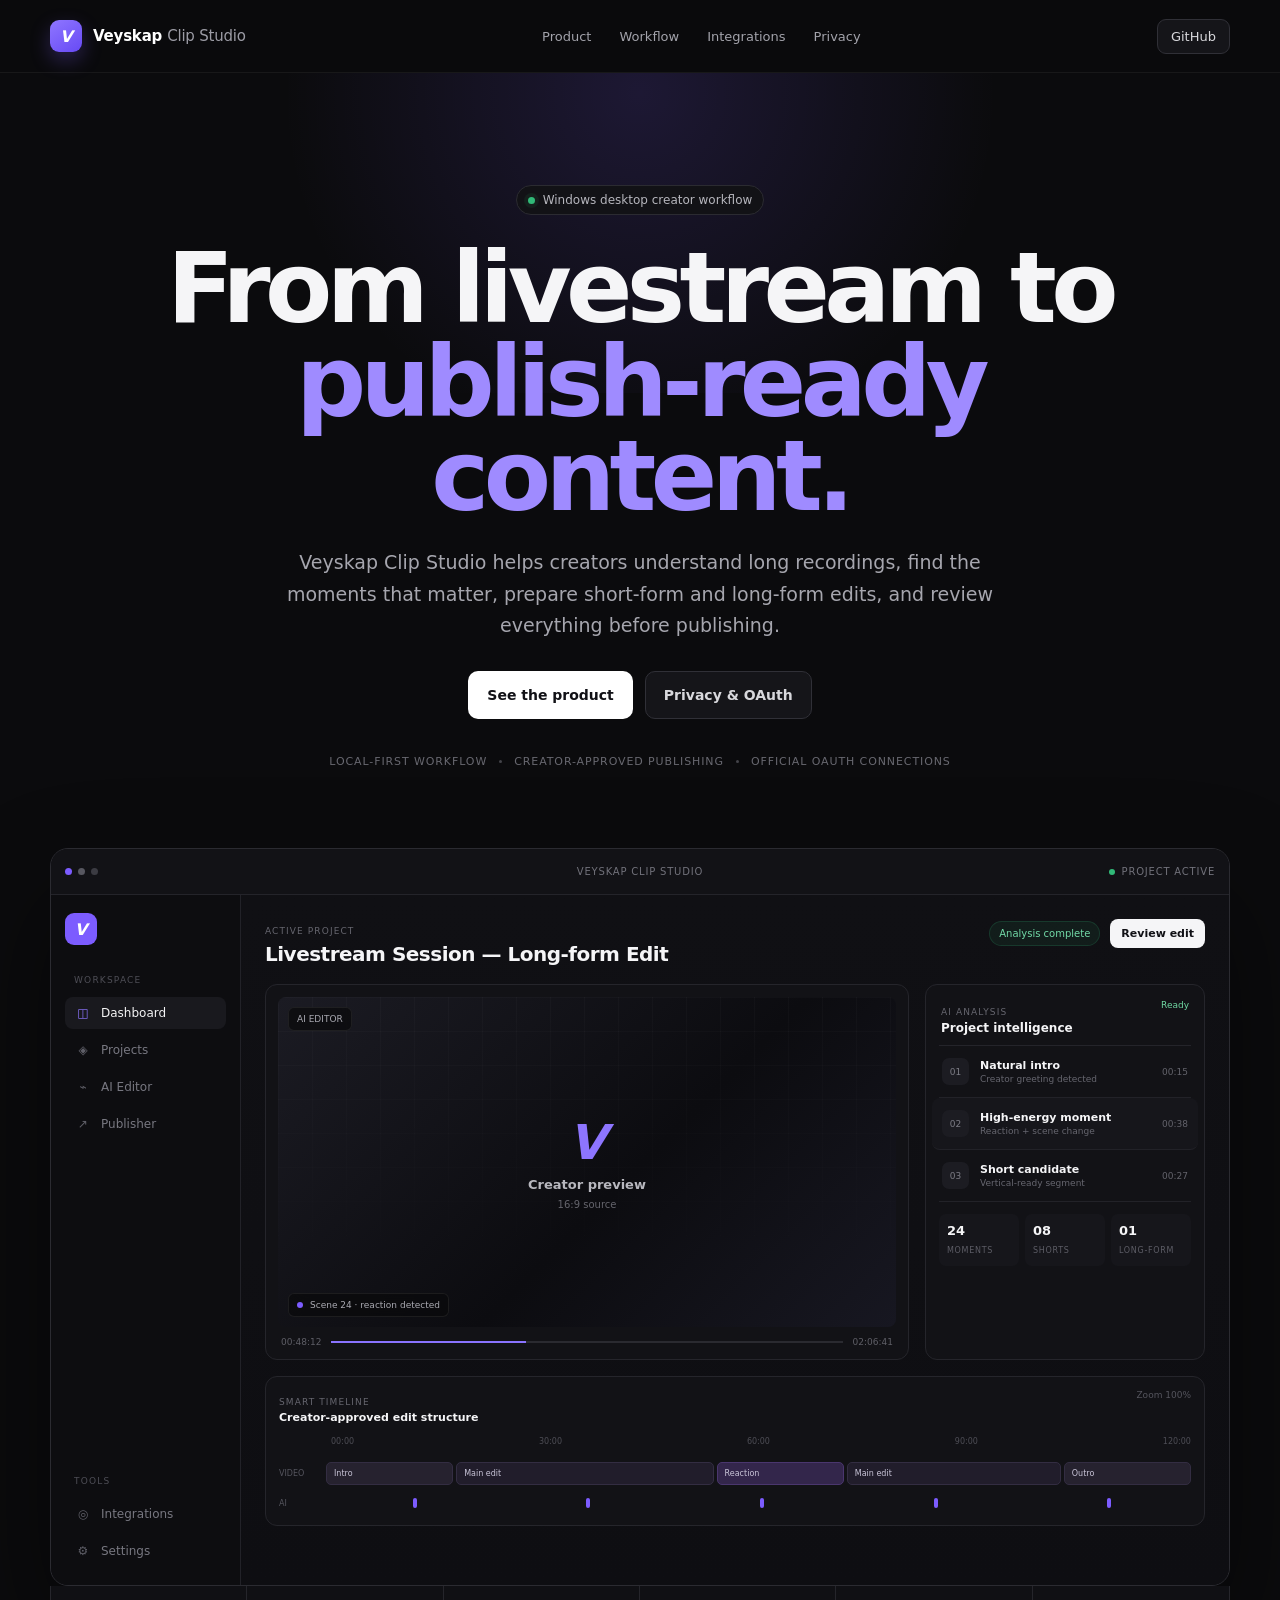
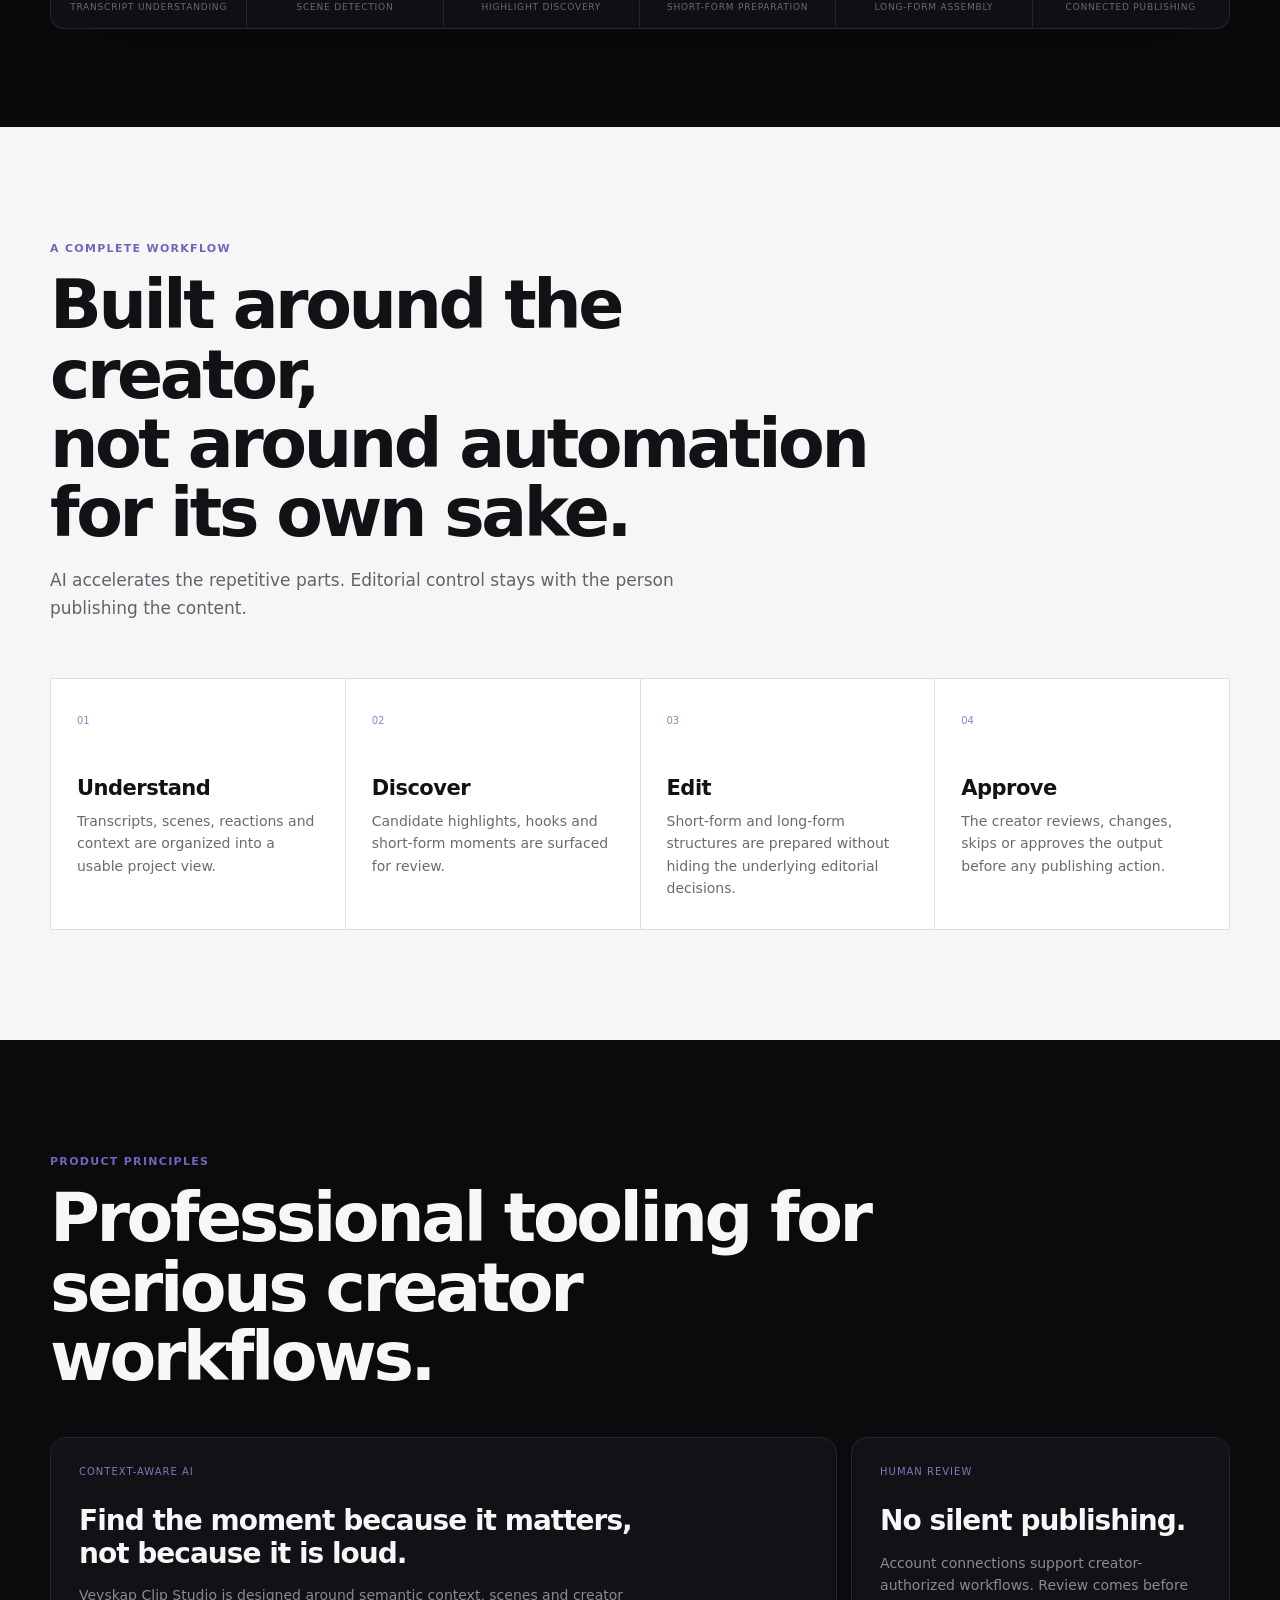
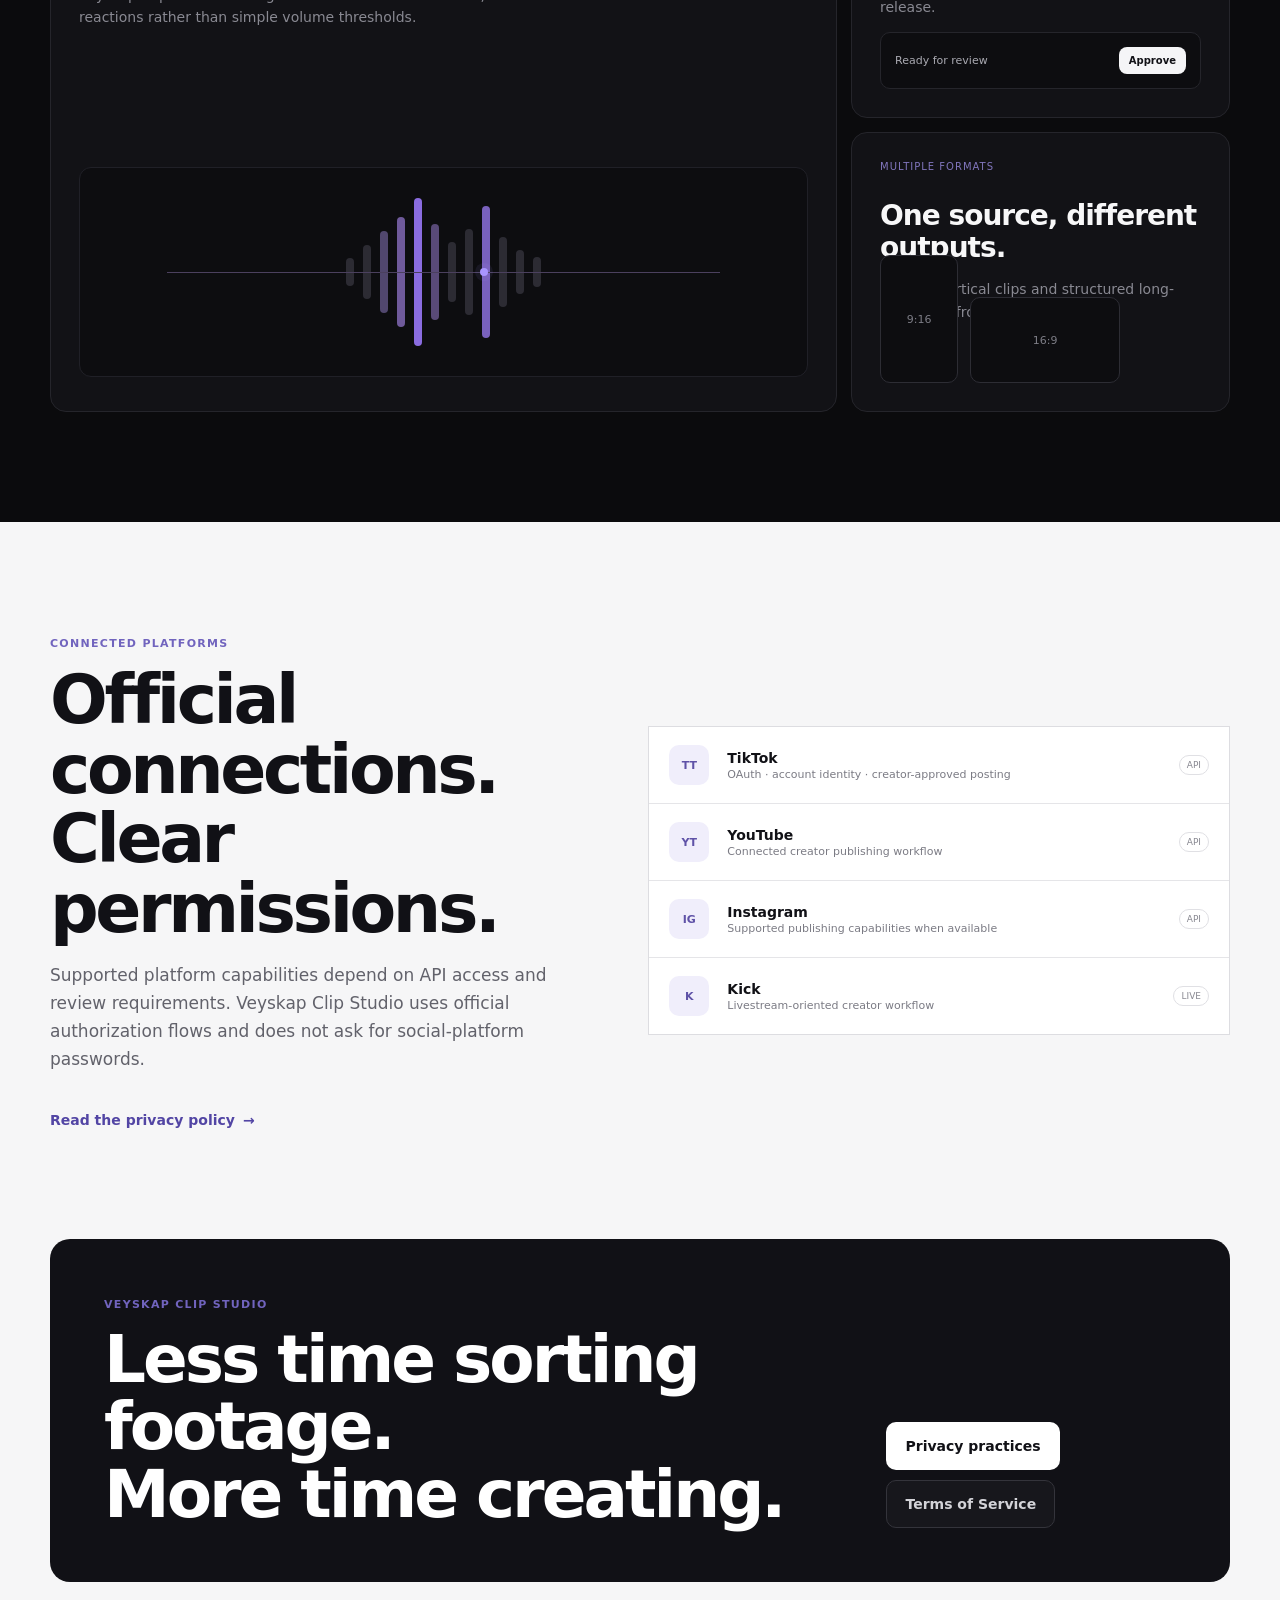
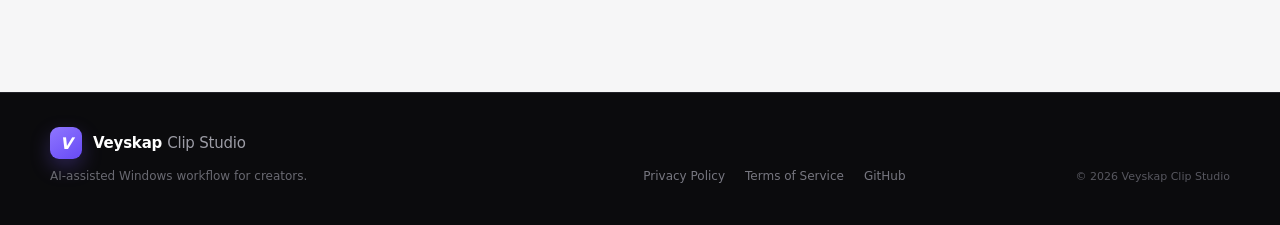
<file: index.html>
<!doctype html>
<html lang="en">
<head>
  <meta charset="utf-8">
  <meta name="viewport" content="width=device-width,initial-scale=1">
  <meta name="theme-color" content="#0b0b0d">
  <meta name="description" content="Veyskap Clip Studio is an AI-assisted Windows desktop workflow for turning livestream recordings into creator-approved short-form and long-form content.">
  <meta property="og:title" content="Veyskap Clip Studio">
  <meta property="og:description" content="AI-assisted video workflow for streamers and creators.">
  <meta property="og:type" content="website">
  <title>Veyskap Clip Studio — AI video workflow for creators</title>
  <link rel="stylesheet" href="styles.css">
</head>
<body>
  <header class="site-header">
    <div class="container nav-shell">
      <a class="brand" href="./" aria-label="Veyskap Clip Studio home">
        <span class="brand-symbol" aria-hidden="true">V</span>
        <span class="brand-copy">Veyskap <b>Clip Studio</b></span>
      </a>
      <nav class="nav-links" aria-label="Primary navigation">
        <a href="#product">Product</a>
        <a href="#workflow">Workflow</a>
        <a href="#integrations">Integrations</a>
        <a href="privacy.html">Privacy</a>
      </nav>
      <a class="nav-cta" href="https://github.com/veyskap">GitHub</a>
    </div>
  </header>

  <main>
    <section class="hero">
      <div class="container hero-inner">
        <div class="hero-badge"><span></span> Windows desktop creator workflow</div>
        <h1>From livestream to<br><em>publish-ready content.</em></h1>
        <p class="hero-copy">
          Veyskap Clip Studio helps creators understand long recordings, find the moments that matter,
          prepare short-form and long-form edits, and review everything before publishing.
        </p>
        <div class="hero-actions">
          <a class="button button-primary" href="#product">See the product</a>
          <a class="button button-secondary" href="privacy.html">Privacy & OAuth</a>
        </div>
        <div class="hero-proof">
          <span>Local-first workflow</span>
          <i></i>
          <span>Creator-approved publishing</span>
          <i></i>
          <span>Official OAuth connections</span>
        </div>
      </div>
    </section>

    <section id="product" class="product-stage">
      <div class="container">
        <div class="product-frame">
          <div class="product-topbar">
            <div class="traffic"><span></span><span></span><span></span></div>
            <div class="product-title">Veyskap Clip Studio</div>
            <div class="project-status"><span></span> Project active</div>
          </div>

          <div class="product-app">
            <aside class="product-sidebar">
              <div class="sidebar-logo">V</div>
              <div class="sidebar-group">
                <small>WORKSPACE</small>
                <a class="selected" href="#product"><span>◫</span> Dashboard</a>
                <a href="#product"><span>◈</span> Projects</a>
                <a href="#product"><span>⌁</span> AI Editor</a>
                <a href="#product"><span>↗</span> Publisher</a>
              </div>
              <div class="sidebar-group lower">
                <small>TOOLS</small>
                <a href="#product"><span>◎</span> Integrations</a>
                <a href="#product"><span>⚙</span> Settings</a>
              </div>
            </aside>

            <div class="product-content">
              <div class="workspace-head">
                <div>
                  <small>ACTIVE PROJECT</small>
                  <h2>Livestream Session — Long-form Edit</h2>
                </div>
                <div class="workspace-actions">
                  <span class="ready-chip">Analysis complete</span>
                  <button type="button">Review edit</button>
                </div>
              </div>

              <div class="workspace-grid">
                <div class="video-panel">
                  <div class="video-surface">
                    <div class="video-grid-lines"></div>
                    <div class="video-center">
                      <span class="video-mark">V</span>
                      <b>Creator preview</b>
                      <small>16:9 source</small>
                    </div>
                    <div class="video-overlay top-left">AI EDITOR</div>
                    <div class="video-overlay bottom-left"><span></span> Scene 24 · reaction detected</div>
                  </div>
                  <div class="transport">
                    <span>00:48:12</span>
                    <div class="transport-line"><b></b></div>
                    <span>02:06:41</span>
                  </div>
                </div>

                <aside class="analysis-panel">
                  <div class="analysis-head">
                    <div><small>AI ANALYSIS</small><strong>Project intelligence</strong></div>
                    <span class="analysis-state">Ready</span>
                  </div>
                  <div class="analysis-card">
                    <span class="analysis-icon">01</span>
                    <div><strong>Natural intro</strong><small>Creator greeting detected</small></div>
                    <em>00:15</em>
                  </div>
                  <div class="analysis-card active-card">
                    <span class="analysis-icon">02</span>
                    <div><strong>High-energy moment</strong><small>Reaction + scene change</small></div>
                    <em>00:38</em>
                  </div>
                  <div class="analysis-card">
                    <span class="analysis-icon">03</span>
                    <div><strong>Short candidate</strong><small>Vertical-ready segment</small></div>
                    <em>00:27</em>
                  </div>
                  <div class="analysis-summary">
                    <div><strong>24</strong><span>moments</span></div>
                    <div><strong>08</strong><span>shorts</span></div>
                    <div><strong>01</strong><span>long-form</span></div>
                  </div>
                </aside>
              </div>

              <div class="timeline-panel">
                <div class="timeline-title">
                  <div><small>SMART TIMELINE</small><strong>Creator-approved edit structure</strong></div>
                  <span>Zoom 100%</span>
                </div>
                <div class="timeline-ruler"><span>00:00</span><span>30:00</span><span>60:00</span><span>90:00</span><span>120:00</span></div>
                <div class="timeline-track track-video">
                  <label>VIDEO</label>
                  <div class="clip c1">Intro</div><div class="clip c2">Main edit</div><div class="clip c3">Reaction</div><div class="clip c4">Main edit</div><div class="clip c5">Outro</div>
                </div>
                <div class="timeline-track track-ai">
                  <label>AI</label>
                  <div class="marker m1"></div><div class="marker m2"></div><div class="marker m3"></div><div class="marker m4"></div><div class="marker m5"></div>
                </div>
              </div>
            </div>
          </div>
        </div>

        <div class="capability-row" aria-label="Core capabilities">
          <span>Transcript understanding</span>
          <span>Scene detection</span>
          <span>Highlight discovery</span>
          <span>Short-form preparation</span>
          <span>Long-form assembly</span>
          <span>Connected publishing</span>
        </div>
      </div>
    </section>

    <section id="workflow" class="section section-light">
      <div class="container">
        <div class="section-heading">
          <span class="eyebrow">A complete workflow</span>
          <h2>Built around the creator,<br>not around automation for its own sake.</h2>
          <p>AI accelerates the repetitive parts. Editorial control stays with the person publishing the content.</p>
        </div>

        <div class="process-grid">
          <article><span>01</span><h3>Understand</h3><p>Transcripts, scenes, reactions and context are organized into a usable project view.</p></article>
          <article><span>02</span><h3>Discover</h3><p>Candidate highlights, hooks and short-form moments are surfaced for review.</p></article>
          <article><span>03</span><h3>Edit</h3><p>Short-form and long-form structures are prepared without hiding the underlying editorial decisions.</p></article>
          <article><span>04</span><h3>Approve</h3><p>The creator reviews, changes, skips or approves the output before any publishing action.</p></article>
        </div>
      </div>
    </section>

    <section class="section section-dark feature-section">
      <div class="container">
        <div class="section-heading inverse">
          <span class="eyebrow">Product principles</span>
          <h2>Professional tooling for<br>serious creator workflows.</h2>
        </div>

        <div class="bento-grid">
          <article class="bento bento-large">
            <div class="bento-label">Context-aware AI</div>
            <h3>Find the moment because it matters, not because it is loud.</h3>
            <p>Veyskap Clip Studio is designed around semantic context, scenes and creator reactions rather than simple volume thresholds.</p>
            <div class="signal-viz">
              <span></span><span></span><span></span><span></span><span></span><span></span><span></span><span></span><span></span><span></span><span></span><span></span>
              <i></i><b></b>
            </div>
          </article>
          <article class="bento">
            <div class="bento-label">Human review</div>
            <h3>No silent publishing.</h3>
            <p>Account connections support creator-authorized workflows. Review comes before release.</p>
            <div class="approval-card"><span>Ready for review</span><button type="button">Approve</button></div>
          </article>
          <article class="bento">
            <div class="bento-label">Multiple formats</div>
            <h3>One source, different outputs.</h3>
            <p>Prepare vertical clips and structured long-form edits from the same project.</p>
            <div class="formats"><div class="portrait">9:16</div><div class="landscape">16:9</div></div>
          </article>
        </div>
      </div>
    </section>

    <section id="integrations" class="section section-light integrations">
      <div class="container integration-grid">
        <div class="section-heading compact">
          <span class="eyebrow">Connected platforms</span>
          <h2>Official connections.<br>Clear permissions.</h2>
          <p>Supported platform capabilities depend on API access and review requirements. Veyskap Clip Studio uses official authorization flows and does not ask for social-platform passwords.</p>
          <a class="text-link" href="privacy.html">Read the privacy policy <span>→</span></a>
        </div>
        <div class="platform-list">
          <div><span class="platform-icon">TT</span><div><strong>TikTok</strong><small>OAuth · account identity · creator-approved posting</small></div><em>API</em></div>
          <div><span class="platform-icon">YT</span><div><strong>YouTube</strong><small>Connected creator publishing workflow</small></div><em>API</em></div>
          <div><span class="platform-icon">IG</span><div><strong>Instagram</strong><small>Supported publishing capabilities when available</small></div><em>API</em></div>
          <div><span class="platform-icon">K</span><div><strong>Kick</strong><small>Livestream-oriented creator workflow</small></div><em>LIVE</em></div>
        </div>
      </div>
    </section>

    <section class="closing-section">
      <div class="container closing-card">
        <div>
          <span class="eyebrow">Veyskap Clip Studio</span>
          <h2>Less time sorting footage.<br>More time creating.</h2>
        </div>
        <div class="closing-actions">
          <a class="button button-primary light-button" href="privacy.html">Privacy practices</a>
          <a class="button button-dark-outline" href="terms.html">Terms of Service</a>
        </div>
      </div>
    </section>
  </main>

  <footer class="site-footer">
    <div class="container footer-inner">
      <div class="footer-brand-wrap">
        <a class="brand" href="./"><span class="brand-symbol">V</span><span class="brand-copy">Veyskap <b>Clip Studio</b></span></a>
        <p>AI-assisted Windows workflow for creators.</p>
      </div>
      <div class="footer-links">
        <a href="privacy.html">Privacy Policy</a>
        <a href="terms.html">Terms of Service</a>
        <a href="https://github.com/veyskap">GitHub</a>
      </div>
      <div class="footer-copy">© 2026 Veyskap Clip Studio</div>
    </div>
  </footer>
</body>
</html>
</file>
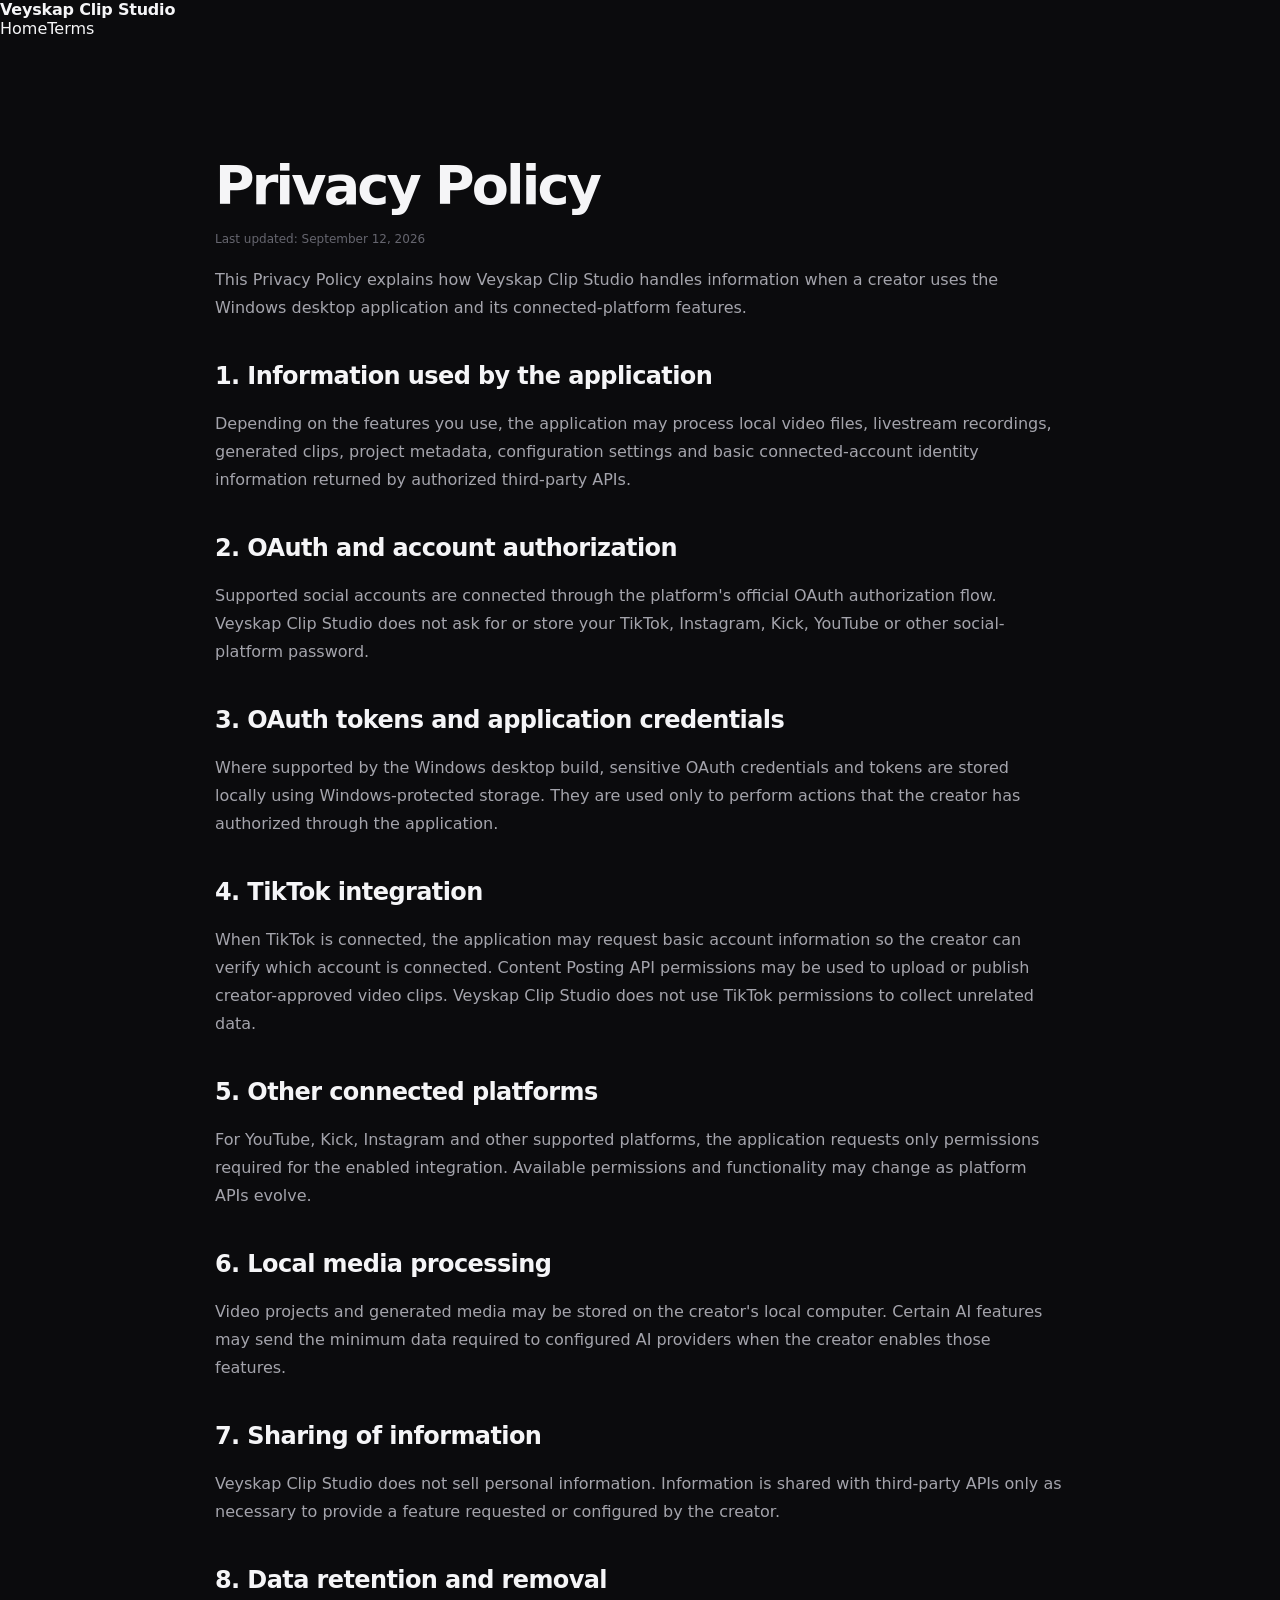
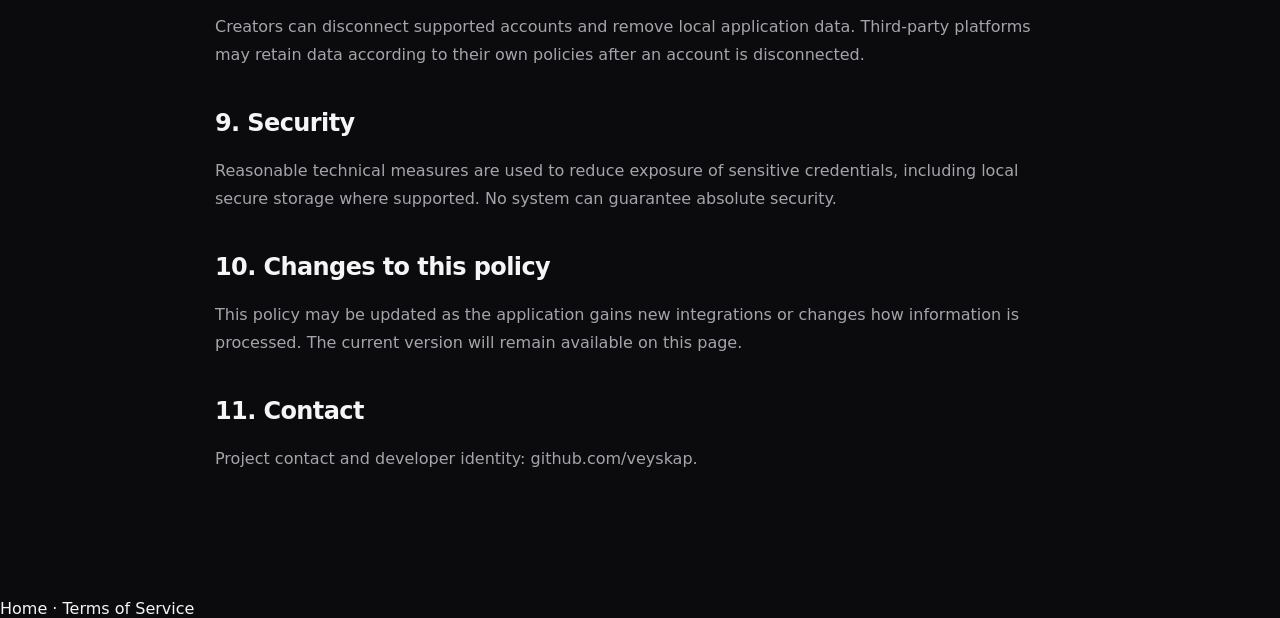
<file: privacy.html>
<!doctype html>
<html lang="en">
<head>
  <meta charset="utf-8">
  <meta name="viewport" content="width=device-width,initial-scale=1">
  <title>Privacy Policy · Veyskap Clip Studio</title>
  <link rel="stylesheet" href="styles.css">
</head>
<body>
<header>
  <div class="wrap">
    <nav>
      <a class="brand" href="./">Veyskap Clip Studio</a>
      <div class="navlinks"><a href="./">Home</a><a href="terms.html">Terms</a></div>
    </nav>
  </div>
</header>

<main class="policy">
  <div class="wrap">
    <h1>Privacy Policy</h1>
    <p class="meta">Last updated: September 12, 2026</p>

    <p>This Privacy Policy explains how Veyskap Clip Studio handles information when a creator uses the Windows desktop application and its connected-platform features.</p>

    <h2>1. Information used by the application</h2>
    <p>Depending on the features you use, the application may process local video files, livestream recordings, generated clips, project metadata, configuration settings and basic connected-account identity information returned by authorized third-party APIs.</p>

    <h2>2. OAuth and account authorization</h2>
    <p>Supported social accounts are connected through the platform's official OAuth authorization flow. Veyskap Clip Studio does not ask for or store your TikTok, Instagram, Kick, YouTube or other social-platform password.</p>

    <h2>3. OAuth tokens and application credentials</h2>
    <p>Where supported by the Windows desktop build, sensitive OAuth credentials and tokens are stored locally using Windows-protected storage. They are used only to perform actions that the creator has authorized through the application.</p>

    <h2>4. TikTok integration</h2>
    <p>When TikTok is connected, the application may request basic account information so the creator can verify which account is connected. Content Posting API permissions may be used to upload or publish creator-approved video clips. Veyskap Clip Studio does not use TikTok permissions to collect unrelated data.</p>

    <h2>5. Other connected platforms</h2>
    <p>For YouTube, Kick, Instagram and other supported platforms, the application requests only permissions required for the enabled integration. Available permissions and functionality may change as platform APIs evolve.</p>

    <h2>6. Local media processing</h2>
    <p>Video projects and generated media may be stored on the creator's local computer. Certain AI features may send the minimum data required to configured AI providers when the creator enables those features.</p>

    <h2>7. Sharing of information</h2>
    <p>Veyskap Clip Studio does not sell personal information. Information is shared with third-party APIs only as necessary to provide a feature requested or configured by the creator.</p>

    <h2>8. Data retention and removal</h2>
    <p>Creators can disconnect supported accounts and remove local application data. Third-party platforms may retain data according to their own policies after an account is disconnected.</p>

    <h2>9. Security</h2>
    <p>Reasonable technical measures are used to reduce exposure of sensitive credentials, including local secure storage where supported. No system can guarantee absolute security.</p>

    <h2>10. Changes to this policy</h2>
    <p>This policy may be updated as the application gains new integrations or changes how information is processed. The current version will remain available on this page.</p>

    <h2>11. Contact</h2>
    <p>Project contact and developer identity: <a href="https://github.com/veyskap">github.com/veyskap</a>.</p>
  </div>
</main>

<footer><div class="wrap"><a href="./">Home</a> · <a href="terms.html">Terms of Service</a></div></footer>
</body>
</html>
</file>
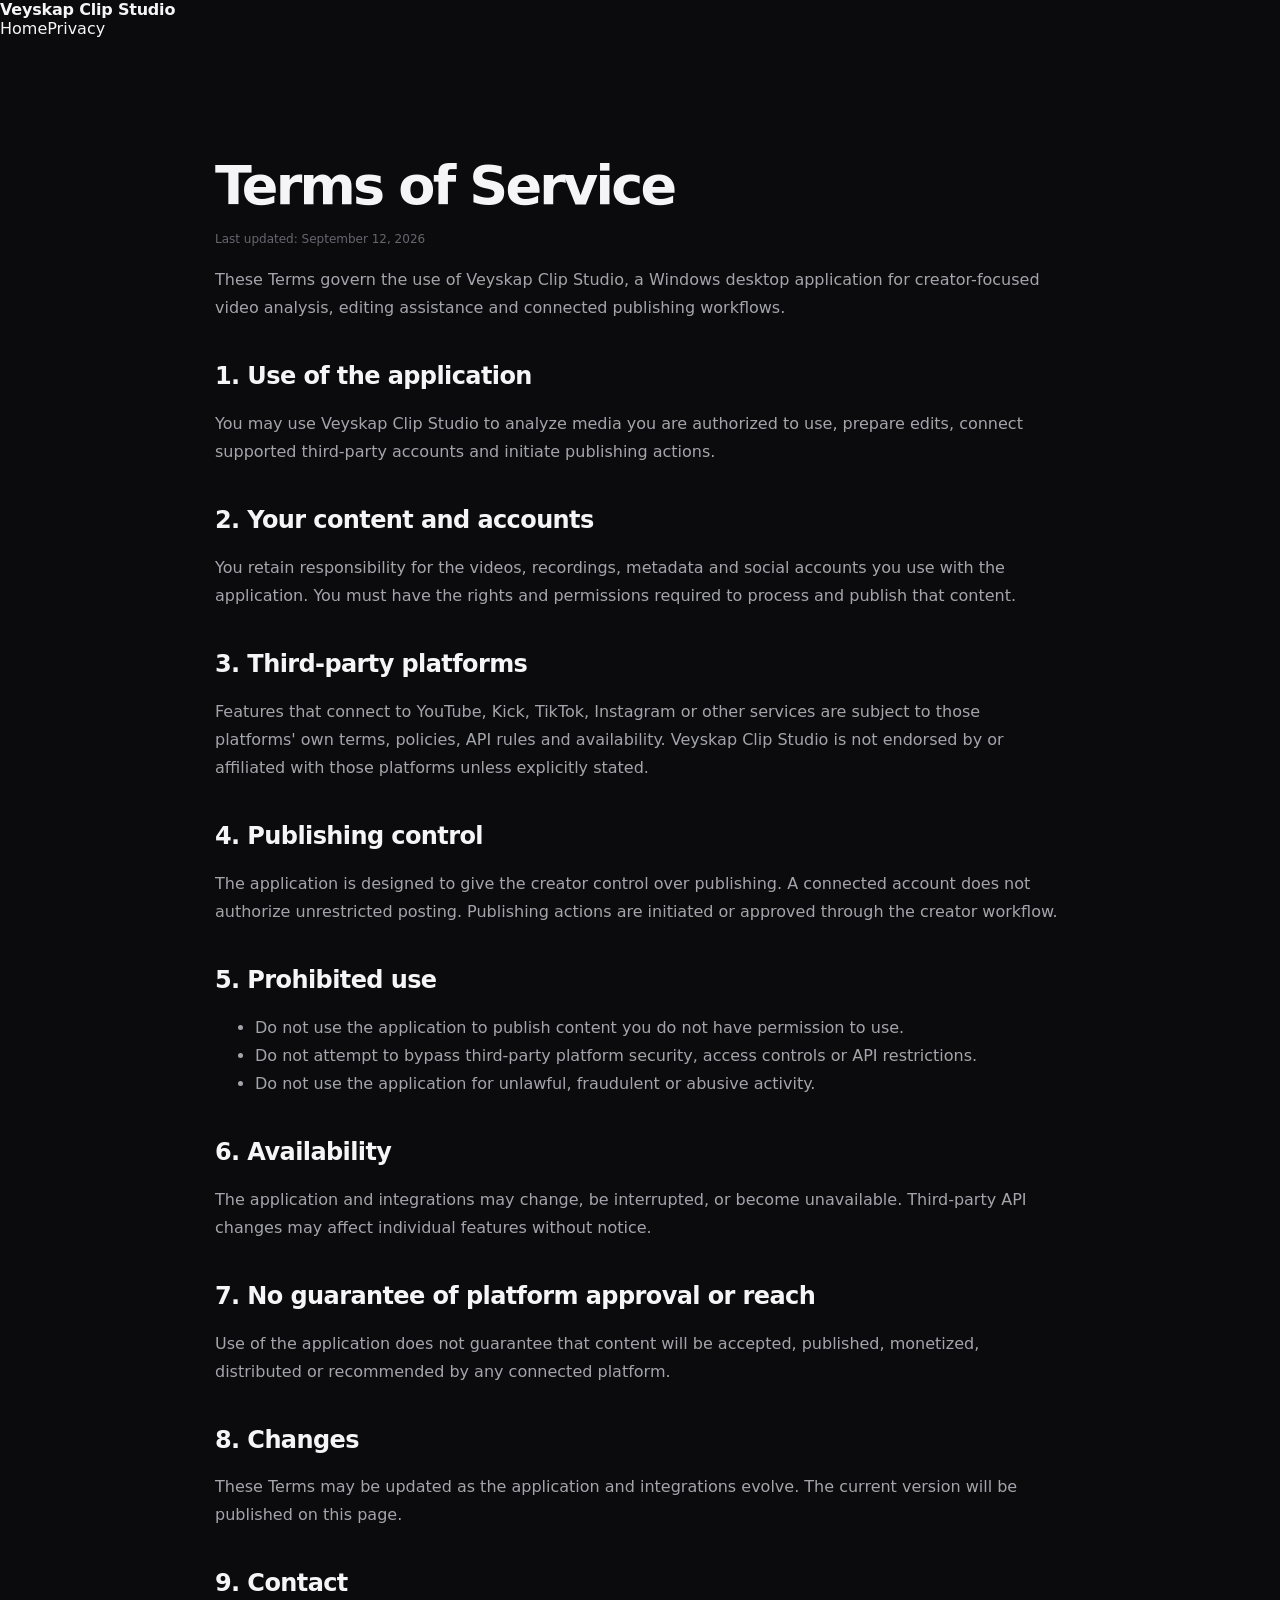
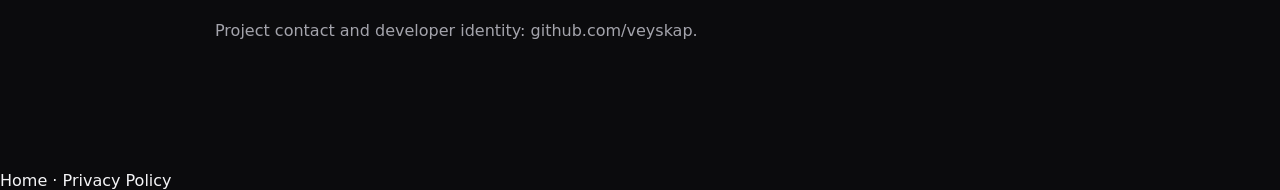
<file: terms.html>
<!doctype html>
<html lang="en">
<head>
  <meta charset="utf-8">
  <meta name="viewport" content="width=device-width,initial-scale=1">
  <title>Terms of Service · Veyskap Clip Studio</title>
  <link rel="stylesheet" href="styles.css">
</head>
<body>
<header>
  <div class="wrap">
    <nav>
      <a class="brand" href="./">Veyskap Clip Studio</a>
      <div class="navlinks"><a href="./">Home</a><a href="privacy.html">Privacy</a></div>
    </nav>
  </div>
</header>

<main class="policy">
  <div class="wrap">
    <h1>Terms of Service</h1>
    <p class="meta">Last updated: September 12, 2026</p>

    <p>These Terms govern the use of Veyskap Clip Studio, a Windows desktop application for creator-focused video analysis, editing assistance and connected publishing workflows.</p>

    <h2>1. Use of the application</h2>
    <p>You may use Veyskap Clip Studio to analyze media you are authorized to use, prepare edits, connect supported third-party accounts and initiate publishing actions.</p>

    <h2>2. Your content and accounts</h2>
    <p>You retain responsibility for the videos, recordings, metadata and social accounts you use with the application. You must have the rights and permissions required to process and publish that content.</p>

    <h2>3. Third-party platforms</h2>
    <p>Features that connect to YouTube, Kick, TikTok, Instagram or other services are subject to those platforms' own terms, policies, API rules and availability. Veyskap Clip Studio is not endorsed by or affiliated with those platforms unless explicitly stated.</p>

    <h2>4. Publishing control</h2>
    <p>The application is designed to give the creator control over publishing. A connected account does not authorize unrestricted posting. Publishing actions are initiated or approved through the creator workflow.</p>

    <h2>5. Prohibited use</h2>
    <ul>
      <li>Do not use the application to publish content you do not have permission to use.</li>
      <li>Do not attempt to bypass third-party platform security, access controls or API restrictions.</li>
      <li>Do not use the application for unlawful, fraudulent or abusive activity.</li>
    </ul>

    <h2>6. Availability</h2>
    <p>The application and integrations may change, be interrupted, or become unavailable. Third-party API changes may affect individual features without notice.</p>

    <h2>7. No guarantee of platform approval or reach</h2>
    <p>Use of the application does not guarantee that content will be accepted, published, monetized, distributed or recommended by any connected platform.</p>

    <h2>8. Changes</h2>
    <p>These Terms may be updated as the application and integrations evolve. The current version will be published on this page.</p>

    <h2>9. Contact</h2>
    <p>Project contact and developer identity: <a href="https://github.com/veyskap">github.com/veyskap</a>.</p>
  </div>
</main>

<footer><div class="wrap"><a href="./">Home</a> · <a href="privacy.html">Privacy Policy</a></div></footer>
</body>
</html>
</file>
<file: styles.css>
:root{
  --bg:#0b0b0d;
  --surface:#111115;
  --surface-2:#17171c;
  --surface-3:#202027;
  --text:#f5f5f7;
  --muted:#9a9aa2;
  --muted-2:#6f6f78;
  --line:#27272d;
  --line-soft:#e8e8ec;
  --paper:#f6f6f7;
  --paper-2:#ffffff;
  --ink:#111116;
  --ink-muted:#62626b;
  --accent:#7c5cff;
  --accent-strong:#6547f5;
  --accent-soft:#ece9ff;
  --success:#31b978;
  --shadow:0 30px 80px rgba(0,0,0,.28);
}

*{box-sizing:border-box}
html{scroll-behavior:smooth}
body{
  margin:0;
  font-family:Inter,ui-sans-serif,system-ui,-apple-system,BlinkMacSystemFont,"Segoe UI",sans-serif;
  background:var(--bg);
  color:var(--text);
  -webkit-font-smoothing:antialiased;
  text-rendering:optimizeLegibility;
}
a{color:inherit;text-decoration:none}
button{font:inherit}
.container{width:min(1180px,calc(100% - 44px));margin:0 auto}

.site-header{
  position:sticky;top:0;z-index:40;
  background:rgba(11,11,13,.86);
  backdrop-filter:blur(18px);
  border-bottom:1px solid rgba(255,255,255,.055);
}
.nav-shell{height:72px;display:flex;align-items:center;justify-content:space-between;gap:28px}
.brand{display:inline-flex;align-items:center;gap:11px;font-weight:650;letter-spacing:-.2px}
.brand-symbol{
  width:32px;height:32px;border-radius:9px;display:grid;place-items:center;
  background:linear-gradient(145deg,#8f76ff,#674af5);color:#fff;font-weight:850;font-style:italic;
  box-shadow:0 8px 20px rgba(124,92,255,.28)
}
.brand-copy{font-size:15px;color:#fff}.brand-copy b{font-weight:500;color:#9c9ca5}
.nav-links{display:flex;align-items:center;gap:28px}.nav-links a{font-size:13px;color:#a3a3ab}.nav-links a:hover{color:#fff}
.nav-cta{font-size:13px;padding:9px 13px;border:1px solid #303037;border-radius:9px;color:#d8d8dc;background:#151519}.nav-cta:hover{background:#1a1a20}

.hero{padding:112px 0 68px;position:relative;overflow:hidden}
.hero:before{
  content:"";position:absolute;left:50%;top:-280px;transform:translateX(-50%);width:900px;height:600px;
  background:radial-gradient(circle,rgba(124,92,255,.16),rgba(124,92,255,0) 66%);pointer-events:none
}
.hero-inner{text-align:center;position:relative;z-index:1}
.hero-badge{display:inline-flex;align-items:center;gap:8px;font-size:12px;color:#b6b6bd;padding:7px 11px;border:1px solid #2b2b31;border-radius:999px;background:#121216}
.hero-badge span{width:7px;height:7px;border-radius:50%;background:var(--success);box-shadow:0 0 0 4px rgba(49,185,120,.08)}
.hero h1{font-size:clamp(56px,8vw,98px);line-height:.96;letter-spacing:-5.6px;margin:26px auto 24px;max-width:1050px;font-weight:760}
.hero h1 em{font-style:normal;color:#9f8bff}
.hero-copy{max-width:770px;margin:0 auto;color:#a6a6ae;font-size:19px;line-height:1.65}
.hero-actions{display:flex;justify-content:center;gap:12px;margin-top:30px;flex-wrap:wrap}
.button{display:inline-flex;align-items:center;justify-content:center;min-height:48px;padding:0 18px;border-radius:10px;font-size:14px;font-weight:650;border:1px solid transparent;transition:.18s ease}
.button:hover{transform:translateY(-1px)}
.button-primary{background:#fff;color:#111116}.button-primary:hover{background:#f0f0f2}
.button-secondary{background:#151519;border-color:#303037;color:#d8d8dc}.button-secondary:hover{background:#1a1a1f}
.hero-proof{margin-top:36px;display:flex;justify-content:center;align-items:center;gap:12px;color:#686870;font-size:11px;text-transform:uppercase;letter-spacing:.9px;flex-wrap:wrap}
.hero-proof i{width:3px;height:3px;border-radius:50%;background:#44444a}

.product-stage{padding:12px 0 98px}
.product-frame{border:1px solid #2b2b31;border-radius:18px;background:#0f0f13;box-shadow:0 50px 110px rgba(0,0,0,.45);overflow:hidden}
.product-topbar{height:46px;display:grid;grid-template-columns:1fr auto 1fr;align-items:center;padding:0 14px;border-bottom:1px solid #24242a;background:#121216;color:#71717a;font-size:10px;text-transform:uppercase;letter-spacing:.8px}
.traffic{display:flex;gap:6px}.traffic span{width:7px;height:7px;border-radius:50%;background:#3b3b42}.traffic span:first-child{background:#7c5cff}.traffic span:nth-child(2){background:#575760}
.product-title{justify-self:center}.project-status{justify-self:end;display:flex;align-items:center;gap:7px}.project-status span{width:6px;height:6px;border-radius:50%;background:var(--success)}
.product-app{display:grid;grid-template-columns:190px 1fr;min-height:690px}
.product-sidebar{background:#0d0d10;border-right:1px solid #222228;padding:18px 14px;display:flex;flex-direction:column;gap:26px}
.sidebar-logo{width:32px;height:32px;border-radius:9px;background:#7c5cff;color:white;font-weight:850;font-style:italic;display:grid;place-items:center;margin-bottom:4px}
.sidebar-group{display:flex;flex-direction:column;gap:5px}.sidebar-group small{font-size:9px;letter-spacing:1.2px;color:#4e4e56;padding:0 9px 7px}.sidebar-group a{display:flex;align-items:center;gap:10px;padding:9px 10px;border-radius:8px;color:#777780;font-size:12px}.sidebar-group a span{width:16px;text-align:center;color:#5f5f68}.sidebar-group a.selected{background:#19191e;color:#f4f4f5}.sidebar-group a.selected span{color:#8d75ff}.sidebar-group.lower{margin-top:auto}
.product-content{padding:24px;background:linear-gradient(180deg,#101014,#0e0e12)}
.workspace-head{display:flex;align-items:flex-start;justify-content:space-between;gap:20px;margin-bottom:18px}.workspace-head small,.analysis-head small,.timeline-title small{font-size:9px;letter-spacing:1.1px;color:#66666f}.workspace-head h2{font-size:20px;letter-spacing:-.5px;margin:4px 0 0}.workspace-actions{display:flex;align-items:center;gap:10px}.ready-chip{font-size:10px;color:#72d9a7;background:rgba(49,185,120,.08);border:1px solid rgba(49,185,120,.18);padding:6px 9px;border-radius:999px}.workspace-actions button{border:0;border-radius:8px;padding:8px 11px;background:#f5f5f7;color:#111116;font-size:11px;font-weight:650}
.workspace-grid{display:grid;grid-template-columns:minmax(0,1fr) 280px;gap:16px}.video-panel,.analysis-panel,.timeline-panel{border:1px solid #25252b;background:#121216;border-radius:12px}.video-panel{padding:12px}.video-surface{height:330px;border-radius:8px;position:relative;overflow:hidden;background:linear-gradient(135deg,#1b1b23,#0c0c10 56%,#171721)}
.video-grid-lines{position:absolute;inset:0;background-image:linear-gradient(rgba(255,255,255,.025) 1px,transparent 1px),linear-gradient(90deg,rgba(255,255,255,.025) 1px,transparent 1px);background-size:34px 34px;mask-image:linear-gradient(to bottom,black,transparent 95%)}
.video-center{position:absolute;inset:0;display:flex;flex-direction:column;align-items:center;justify-content:center;gap:7px;color:#b8b8bf}.video-mark{font-size:48px;font-style:italic;font-weight:850;color:#8d75ff}.video-center b{font-size:13px}.video-center small{font-size:10px;color:#65656d}.video-overlay{position:absolute;font-size:9px;color:#aaaab2;background:rgba(10,10,12,.72);border:1px solid rgba(255,255,255,.07);border-radius:6px;padding:6px 8px;backdrop-filter:blur(8px)}.top-left{top:10px;left:10px}.bottom-left{bottom:10px;left:10px;display:flex;align-items:center;gap:7px}.bottom-left span{width:6px;height:6px;border-radius:50%;background:#7c5cff}.transport{display:grid;grid-template-columns:auto 1fr auto;gap:10px;align-items:center;padding:10px 3px 0;color:#5f5f67;font-size:9px}.transport-line{height:2px;background:#2a2a30;position:relative}.transport-line b{position:absolute;left:0;top:0;bottom:0;width:38%;background:#8a73ff}
.analysis-panel{padding:13px}.analysis-head{display:flex;justify-content:space-between;align-items:flex-start;padding:2px 2px 10px;border-bottom:1px solid #24242a}.analysis-head strong{display:block;font-size:12px;margin-top:2px}.analysis-state{font-size:9px;color:#6fd7a2}.analysis-card{display:grid;grid-template-columns:28px 1fr auto;gap:10px;align-items:center;padding:12px 3px;border-bottom:1px solid #222228}.analysis-card.active-card{background:#16161b;margin:0 -7px;padding-left:10px;padding-right:10px;border-radius:8px}.analysis-icon{width:27px;height:27px;border-radius:7px;display:grid;place-items:center;background:#1c1c22;color:#7d7d86;font-size:9px}.analysis-card strong{display:block;font-size:11px}.analysis-card small{display:block;color:#66666f;font-size:9px;margin-top:2px}.analysis-card em{font-style:normal;color:#64646c;font-size:9px}.analysis-summary{display:grid;grid-template-columns:repeat(3,1fr);gap:6px;margin-top:12px}.analysis-summary div{padding:9px 8px;background:#16161b;border-radius:7px}.analysis-summary strong{display:block;font-size:13px}.analysis-summary span{font-size:8px;color:#5d5d66;text-transform:uppercase;letter-spacing:.7px}
.timeline-panel{margin-top:16px;padding:13px}.timeline-title{display:flex;align-items:flex-start;justify-content:space-between}.timeline-title strong{display:block;font-size:11px;margin-top:2px}.timeline-title>span{font-size:9px;color:#55555e}.timeline-ruler{display:flex;justify-content:space-between;color:#4e4e56;font-size:8px;padding:13px 0 6px 52px}.timeline-track{height:32px;display:grid;grid-template-columns:44px repeat(20,1fr);gap:3px;align-items:center;margin-top:5px}.timeline-track label{font-size:8px;color:#55555e}.clip{height:23px;border-radius:5px;display:flex;align-items:center;padding-left:7px;font-size:8px;color:#c9c5d8;background:#26222f;border:1px solid #332d42}.c1{grid-column:2/5}.c2{grid-column:5/11;background:#211d2b}.c3{grid-column:11/14;background:#33264b;border-color:#4a366e}.c4{grid-column:14/19;background:#211d2b}.c5{grid-column:19/22}.track-ai{position:relative;height:18px}.marker{width:4px;height:10px;background:#7c5cff;border-radius:99px;align-self:center}.m1{grid-column:4}.m2{grid-column:8}.m3{grid-column:12}.m4{grid-column:16}.m5{grid-column:20}
.capability-row{display:grid;grid-template-columns:repeat(6,1fr);border:1px solid #26262c;border-top:0;border-radius:0 0 14px 14px;overflow:hidden;background:#101014}.capability-row span{padding:16px 10px;text-align:center;font-size:9px;color:#696971;text-transform:uppercase;letter-spacing:.8px;border-right:1px solid #25252b}.capability-row span:last-child{border-right:0}

.section{padding:110px 0}.section-light{background:var(--paper);color:var(--ink)}.section-dark{background:#0b0b0d;color:#f7f7f8}.section-heading{max-width:820px}.section-heading.compact{max-width:560px}.eyebrow{font-size:11px;text-transform:uppercase;letter-spacing:1.3px;color:#7164be;font-weight:700}.section-heading h2{font-size:clamp(42px,5.8vw,68px);line-height:1.02;letter-spacing:-3.4px;margin:14px 0 18px}.section-heading p{font-size:17px;line-height:1.65;color:var(--ink-muted);max-width:700px}.section-heading.inverse p{color:#8e8e97}
.process-grid{display:grid;grid-template-columns:repeat(4,1fr);gap:1px;background:#dddde1;border:1px solid #dddde1;margin-top:56px}.process-grid article{background:#fff;padding:30px 26px;min-height:250px}.process-grid article>span{font-size:10px;color:#8e83d1}.process-grid h3{font-size:21px;letter-spacing:-.5px;margin:48px 0 10px}.process-grid p{font-size:14px;line-height:1.6;color:#6a6a72;margin:0}

.bento-grid{display:grid;grid-template-columns:1.35fr .65fr;gap:14px;margin-top:46px}.bento{border:1px solid #25252b;border-radius:16px;background:#121216;padding:28px;min-height:280px;position:relative;overflow:hidden}.bento-large{grid-row:span 2;min-height:575px}.bento-label{font-size:10px;text-transform:uppercase;letter-spacing:1px;color:#8176bd}.bento h3{font-size:28px;line-height:1.15;letter-spacing:-1px;max-width:580px;margin:28px 0 12px}.bento p{color:#898992;font-size:14px;line-height:1.6;max-width:550px}.signal-viz{position:absolute;left:28px;right:28px;bottom:34px;height:210px;border:1px solid #202027;border-radius:12px;background:#0d0d10;display:flex;align-items:center;justify-content:center;gap:9px;overflow:hidden}.signal-viz span{width:8px;border-radius:99px;background:#2c2b33}.signal-viz span:nth-child(1){height:28px}.signal-viz span:nth-child(2){height:54px}.signal-viz span:nth-child(3){height:82px;background:#51476e}.signal-viz span:nth-child(4){height:110px;background:#6f5a9b}.signal-viz span:nth-child(5){height:148px;background:#8a6ce0}.signal-viz span:nth-child(6){height:96px;background:#594a78}.signal-viz span:nth-child(7){height:60px}.signal-viz span:nth-child(8){height:86px}.signal-viz span:nth-child(9){height:132px;background:#7961bd}.signal-viz span:nth-child(10){height:70px}.signal-viz span:nth-child(11){height:44px}.signal-viz span:nth-child(12){height:30px}.signal-viz i{position:absolute;left:12%;right:12%;top:50%;height:1px;background:#4b405e}.signal-viz b{position:absolute;width:8px;height:8px;border-radius:50%;background:#a995ff;top:calc(50% - 4px);left:55%;box-shadow:0 0 0 5px rgba(169,149,255,.08)}
.approval-card{position:absolute;left:28px;right:28px;bottom:28px;padding:14px;border:1px solid #25252b;border-radius:10px;background:#0d0d10;display:flex;align-items:center;justify-content:space-between}.approval-card span{font-size:11px;color:#aaaab2}.approval-card button{border:0;border-radius:8px;background:#f5f5f7;color:#111116;font-size:10px;font-weight:700;padding:8px 10px}.formats{position:absolute;left:28px;right:28px;bottom:28px;display:flex;gap:12px;align-items:flex-end}.formats div{display:grid;place-items:center;border:1px solid #2d2d34;border-radius:10px;background:#0d0d10;color:#7d7d86;font-size:11px}.portrait{width:78px;height:128px}.landscape{width:150px;height:86px}

.integration-grid{display:grid;grid-template-columns:.95fr 1.05fr;gap:72px;align-items:center}.text-link{display:inline-flex;gap:8px;align-items:center;margin-top:22px;color:#5245a4;font-size:14px;font-weight:650}.platform-list{border:1px solid #dddde1;background:#fff}.platform-list>div{display:grid;grid-template-columns:44px 1fr auto;gap:14px;align-items:center;padding:18px 20px;border-bottom:1px solid #e5e5e8}.platform-list>div:last-child{border-bottom:0}.platform-icon{width:40px;height:40px;border-radius:10px;background:#f0eefb;color:#5f52a7;display:grid;place-items:center;font-size:11px;font-weight:750}.platform-list strong{display:block;font-size:14px}.platform-list small{display:block;color:#7b7b84;font-size:11px;margin-top:2px}.platform-list em{font-style:normal;font-size:9px;color:#888891;border:1px solid #e0e0e4;border-radius:999px;padding:4px 7px}

.closing-section{background:#f6f6f7;padding:0 0 110px}.closing-card{background:#111116;color:#fff;border-radius:20px;padding:54px;display:flex;align-items:flex-end;justify-content:space-between;gap:40px}.closing-card h2{font-size:clamp(40px,5.5vw,66px);line-height:1.02;letter-spacing:-3px;margin:14px 0 0}.closing-actions{display:flex;gap:10px;flex-wrap:wrap}.light-button{background:#fff;color:#111116}.button-dark-outline{border-color:#34343b;color:#d3d3d8;background:#17171c}

.site-footer{background:#0b0b0d;border-top:1px solid #232329;padding:34px 0 42px}.footer-inner{display:grid;grid-template-columns:1.4fr 1fr auto;gap:30px;align-items:end}.footer-brand-wrap p{color:#696971;font-size:12px;margin:10px 0 0}.footer-links{display:flex;gap:20px;flex-wrap:wrap}.footer-links a{color:#777780;font-size:12px}.footer-links a:hover{color:#fff}.footer-copy{color:#57575f;font-size:11px}

.policy{padding:80px 0 110px;max-width:850px;margin:0 auto}.policy h1{font-size:54px;letter-spacing:-2.8px;margin-bottom:8px}.policy h2{font-size:24px;letter-spacing:-.6px;margin-top:40px}.policy p,.policy li{color:#a4a4ac;line-height:1.75}.meta{color:#66666f!important;font-size:12px}.notice{border:1px solid #2b2b31;border-radius:10px;padding:15px 16px;background:#121216;color:#aaaab2}

@media(max-width:1020px){
  .product-app{grid-template-columns:150px 1fr}.workspace-grid{grid-template-columns:1fr}.analysis-panel{display:none}.capability-row{grid-template-columns:repeat(3,1fr)}.process-grid{grid-template-columns:repeat(2,1fr)}.bento-grid{grid-template-columns:1fr}.bento-large{grid-row:auto;min-height:520px}.integration-grid{grid-template-columns:1fr;gap:44px}.footer-inner{grid-template-columns:1fr;align-items:start}.closing-card{align-items:flex-start;flex-direction:column}.nav-links{display:none}
}
@media(max-width:720px){
  .container{width:min(100% - 28px,1180px)}.hero{padding-top:82px}.hero h1{font-size:50px;letter-spacing:-3.2px}.hero-copy{font-size:16px}.hero-proof{gap:8px}.hero-proof i{display:none}.product-app{grid-template-columns:1fr}.product-sidebar{display:none}.product-content{padding:14px}.workspace-head{flex-direction:column}.workspace-actions{width:100%;justify-content:space-between}.video-surface{height:230px}.timeline-panel{overflow-x:auto}.timeline-ruler,.timeline-track{min-width:620px}.capability-row{grid-template-columns:repeat(2,1fr)}.section{padding:82px 0}.section-heading h2{font-size:42px;letter-spacing:-2.2px}.process-grid{grid-template-columns:1fr}.process-grid article{min-height:210px}.bento{min-height:260px}.bento-large{min-height:500px}.closing-card{padding:34px 28px}.closing-card h2{font-size:42px}.footer-links{flex-direction:column;gap:9px}.nav-shell{height:66px}.nav-cta{display:none}
}
</file>
